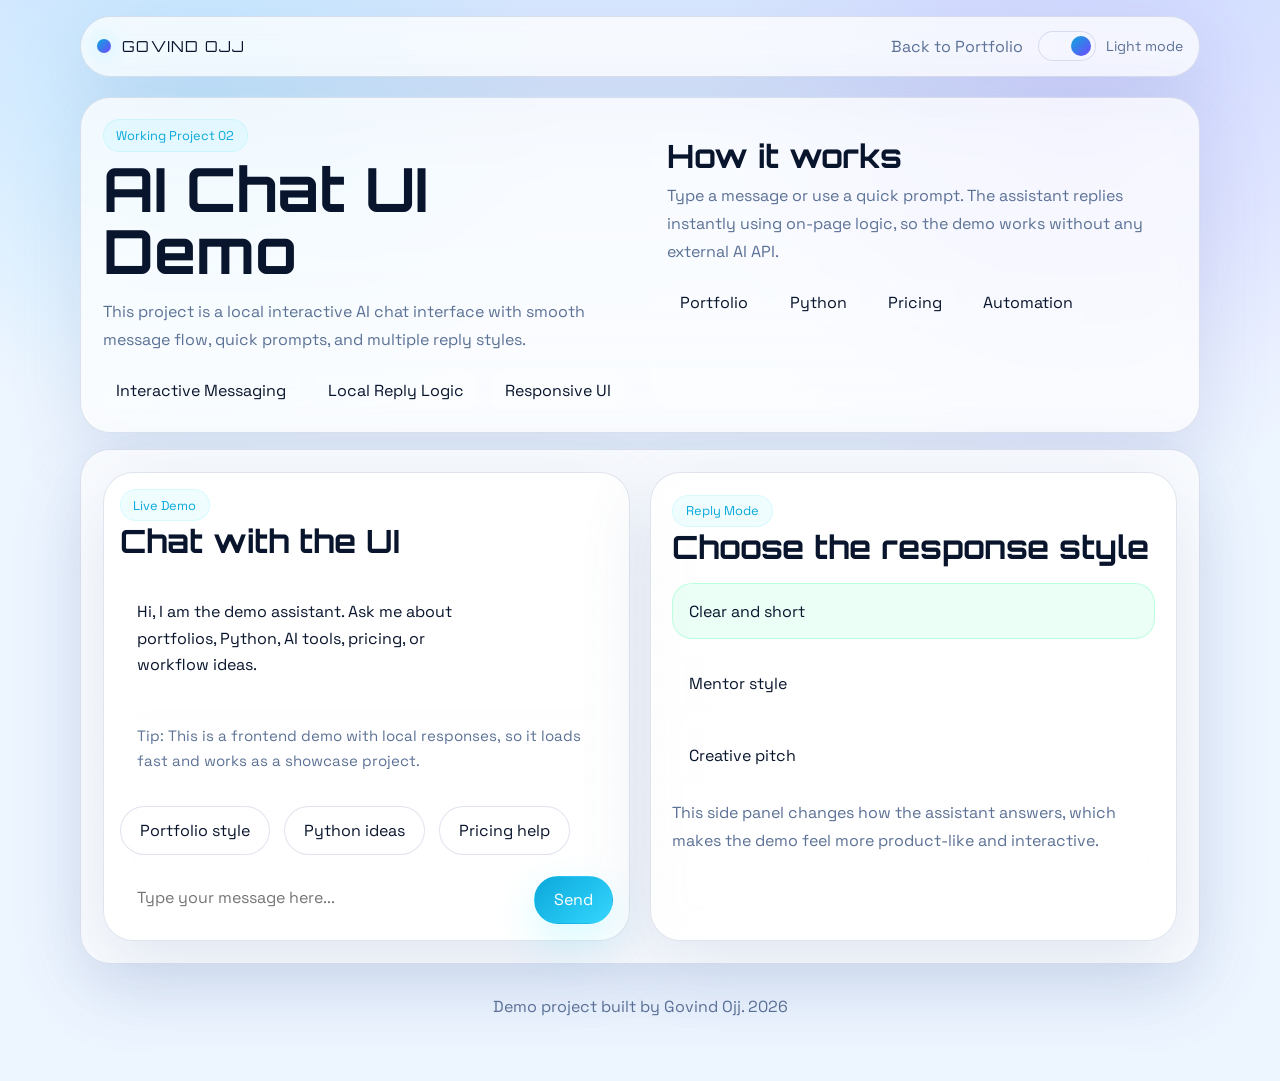
<file: ai-chat-ui.html>
<!DOCTYPE html>
<html lang="en">
<head>
  <meta charset="UTF-8">
  <meta name="viewport" content="width=device-width, initial-scale=1.0">
  <meta name="description" content="Interactive AI chat UI demo by Govind Ojj.">
  <title>AI Chat UI | Govind Ojj Projects</title>
  <link rel="preconnect" href="https://fonts.googleapis.com">
  <link rel="preconnect" href="https://fonts.gstatic.com" crossorigin>
  <link href="https://fonts.googleapis.com/css2?family=Orbitron:wght@600;700;800&family=Space+Grotesk:wght@400;500;700&display=swap" rel="stylesheet">
  <link rel="stylesheet" href="project-shell.css">
</head>
<body>
  <div class="page-shell">
    <header class="project-nav surface">
      <a class="brand" href="../index.html">
        <span class="brand-orb"></span>
        <span>Govind Ojj</span>
      </a>
      <div class="nav-actions">
        <a class="back-link" href="../index.html">Back to Portfolio</a>
        <label class="theme-toggle">
          <input type="checkbox" data-theme-toggle>
          <span class="toggle-track"><span class="toggle-thumb"></span></span>
          <span class="toggle-label" data-theme-label>Dark mode</span>
        </label>
      </div>
    </header>

    <main class="hero-panel surface">
      <section class="split-grid">
        <div>
          <span class="badge">Working Project 02</span>
          <h1 class="headline">AI Chat UI Demo</h1>
          <p class="lead">
            This project is a local interactive AI chat interface with smooth message flow, quick prompts, and multiple reply styles.
          </p>
          <div class="stack">
            <span>Interactive Messaging</span>
            <span>Local Reply Logic</span>
            <span>Responsive UI</span>
          </div>
        </div>
        <div class="card">
          <h2 class="section-title">How it works</h2>
          <p class="copy">Type a message or use a quick prompt. The assistant replies instantly using on-page logic, so the demo works without any external AI API.</p>
          <div class="quick-actions" style="margin-top: 1rem;">
            <span class="mini-tag">Portfolio</span>
            <span class="mini-tag">Python</span>
            <span class="mini-tag">Pricing</span>
            <span class="mini-tag">Automation</span>
          </div>
        </div>
      </section>
    </main>

    <section class="section-panel surface" style="margin-top: 1rem;">
      <div class="two-column">
        <div class="chat-shell surface">
          <div>
            <span class="badge">Live Demo</span>
            <h2 class="section-title">Chat with the UI</h2>
          </div>
          <div id="chat-log" class="chat-log" aria-live="polite">
            <div class="message assistant">Hi, I am the demo assistant. Ask me about portfolios, Python, AI tools, pricing, or workflow ideas.</div>
            <div class="message system">Tip: This is a frontend demo with local responses, so it loads fast and works as a showcase project.</div>
          </div>
          <div class="quick-actions">
            <button class="chip" type="button" data-prompt="Tell me about your portfolio style">Portfolio style</button>
            <button class="chip" type="button" data-prompt="What can you build with Python?">Python ideas</button>
            <button class="chip" type="button" data-prompt="How do your pricing rules work?">Pricing help</button>
          </div>
          <form id="chat-form" class="composer">
            <input id="chat-input" class="input" type="text" placeholder="Type your message here..." autocomplete="off">
            <button class="button button-primary" type="submit">Send</button>
          </form>
        </div>

        <div class="section-panel surface">
          <span class="badge">Reply Mode</span>
          <h2 class="section-title">Choose the response style</h2>
          <div class="option-list" id="mode-options" style="margin-top: 1rem;">
            <button class="option-button correct" type="button" data-mode="clear">Clear and short</button>
            <button class="option-button" type="button" data-mode="mentor">Mentor style</button>
            <button class="option-button" type="button" data-mode="creative">Creative pitch</button>
          </div>
          <p class="copy" style="margin-top: 1rem;">
            This side panel changes how the assistant answers, which makes the demo feel more product-like and interactive.
          </p>
        </div>
      </div>
    </section>

    <p class="footer-note">Demo project built by Govind Ojj. <span data-year></span></p>
  </div>

  <script src="project-shell.js"></script>
  <script>
    const chatLog = document.getElementById("chat-log");
    const chatForm = document.getElementById("chat-form");
    const chatInput = document.getElementById("chat-input");
    const promptButtons = document.querySelectorAll("[data-prompt]");
    const modeButtons = document.querySelectorAll("[data-mode]");
    let currentMode = "clear";

    function addMessage(role, text) {
      const node = document.createElement("div");
      node.className = `message ${role}`;
      node.textContent = text;
      chatLog.appendChild(node);
      chatLog.scrollTop = chatLog.scrollHeight;
      return node;
    }

    function buildReply(text) {
      const message = text.toLowerCase();
      let reply = "I focus on clean frontend builds, polished portfolio websites, and practical tool-making with JavaScript and Python.";

      if (message.includes("portfolio")) {
        reply = "My portfolio style is futuristic, glassy, and modern, with strong hierarchy so visitors quickly understand the brand and services.";
      } else if (message.includes("python")) {
        reply = "Python is great for automation, cleanup scripts, file management, data handling, and tool building for repetitive workflows.";
      } else if (message.includes("pricing") || message.includes("payment")) {
        reply = "Projects use clear rules: pricing in INR, 50 percent advance, work begins after confirmation, and the remaining payment comes after completion.";
      } else if (message.includes("automation")) {
        reply = "Automation projects help reduce manual work. Good examples are file sorting, backups, renaming tools, report generation, and task pipelines.";
      } else if (message.includes("hello") || message.includes("hi")) {
        reply = "Hello. This demo chat UI is built to feel smooth, simple, and product-ready while staying fully local.";
      }

      if (currentMode === "mentor") {
        return `${reply} My advice is to build features step by step, test each flow, and keep the interface calm and easy to use.`;
      }

      if (currentMode === "creative") {
        return `${reply} The overall vibe should feel sharp, fast, and premium, like a lightweight AI workspace built for modern users.`;
      }

      return reply;
    }

    function sendMessage(text) {
      const trimmed = text.trim();

      if (!trimmed) {
        return;
      }

      addMessage("user", trimmed);
      const thinking = addMessage("assistant", "Thinking...");

      window.setTimeout(() => {
        thinking.textContent = buildReply(trimmed);
      }, 420);
    }

    chatForm.addEventListener("submit", (event) => {
      event.preventDefault();
      sendMessage(chatInput.value);
      chatInput.value = "";
      chatInput.focus();
    });

    promptButtons.forEach((button) => {
      button.addEventListener("click", () => {
        sendMessage(button.dataset.prompt);
      });
    });

    modeButtons.forEach((button) => {
      button.addEventListener("click", () => {
        currentMode = button.dataset.mode;
        modeButtons.forEach((node) => node.classList.remove("correct"));
        button.classList.add("correct");
      });
    });
  </script>
</body>
</html>
</file>
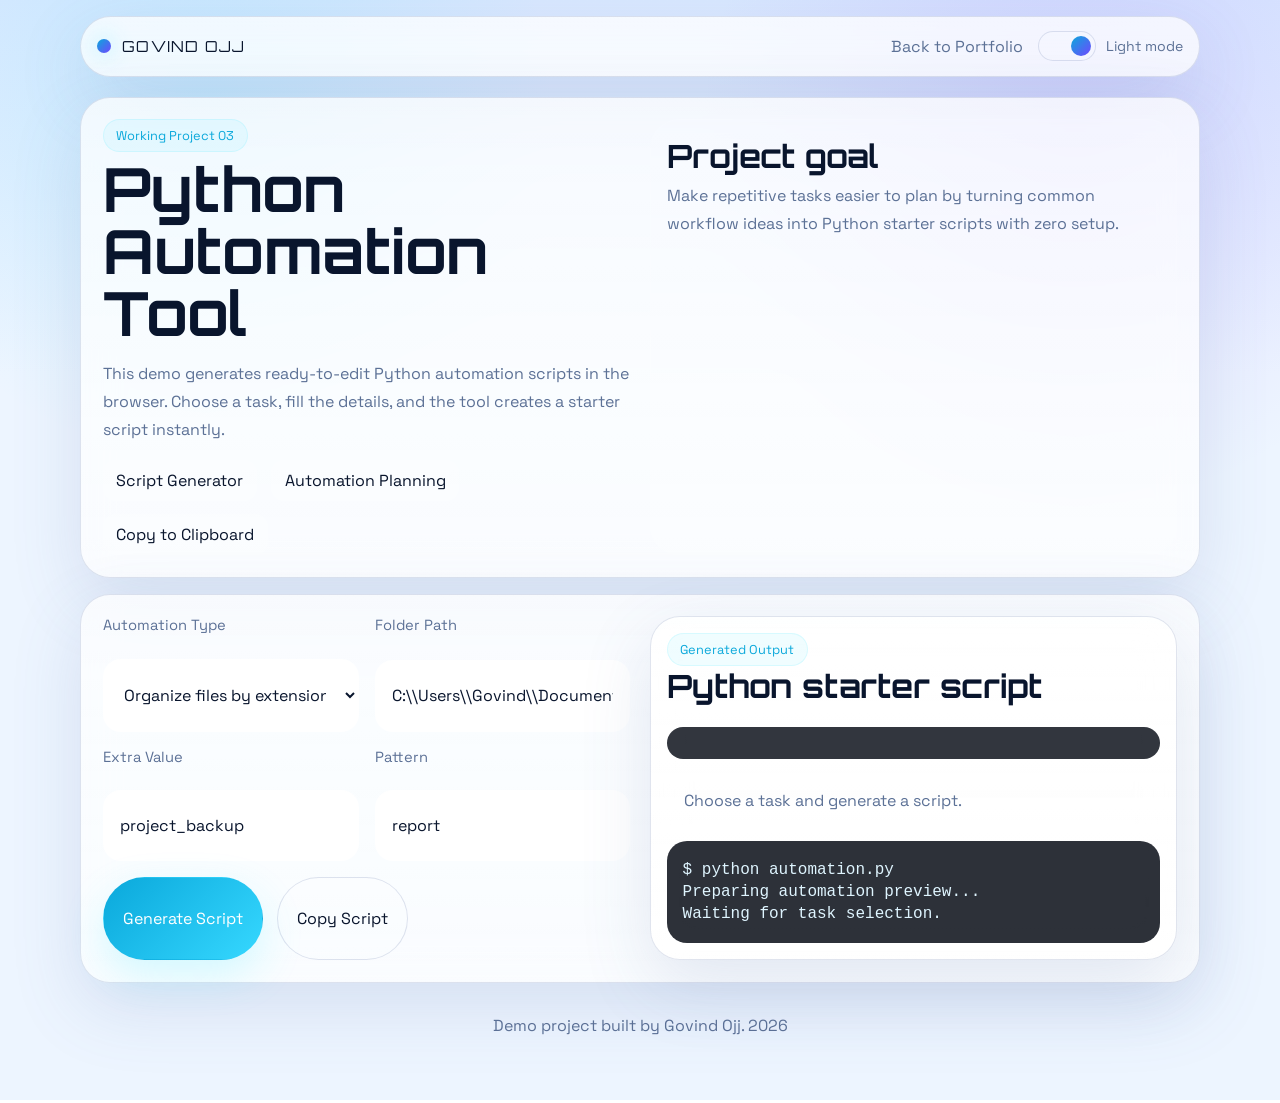
<file: python-automation-tool.html>
<!DOCTYPE html>
<html lang="en">
<head>
  <meta charset="UTF-8">
  <meta name="viewport" content="width=device-width, initial-scale=1.0">
  <meta name="description" content="Python automation generator demo by Govind Ojj.">
  <title>Python Automation Tool | Govind Ojj Projects</title>
  <link rel="preconnect" href="https://fonts.googleapis.com">
  <link rel="preconnect" href="https://fonts.gstatic.com" crossorigin>
  <link href="https://fonts.googleapis.com/css2?family=Orbitron:wght@600;700;800&family=Space+Grotesk:wght@400;500;700&display=swap" rel="stylesheet">
  <link rel="stylesheet" href="project-shell.css">
</head>
<body>
  <div class="page-shell">
    <header class="project-nav surface">
      <a class="brand" href="../index.html">
        <span class="brand-orb"></span>
        <span>Govind Ojj</span>
      </a>
      <div class="nav-actions">
        <a class="back-link" href="../index.html">Back to Portfolio</a>
        <label class="theme-toggle">
          <input type="checkbox" data-theme-toggle>
          <span class="toggle-track"><span class="toggle-thumb"></span></span>
          <span class="toggle-label" data-theme-label>Dark mode</span>
        </label>
      </div>
    </header>

    <main class="hero-panel surface">
      <section class="split-grid">
        <div>
          <span class="badge">Working Project 03</span>
          <h1 class="headline">Python Automation Tool</h1>
          <p class="lead">
            This demo generates ready-to-edit Python automation scripts in the browser. Choose a task, fill the details,
            and the tool creates a starter script instantly.
          </p>
          <div class="stack">
            <span>Script Generator</span>
            <span>Automation Planning</span>
            <span>Copy to Clipboard</span>
          </div>
        </div>
        <div class="card">
          <h2 class="section-title">Project goal</h2>
          <p class="copy">Make repetitive tasks easier to plan by turning common workflow ideas into Python starter scripts with zero setup.</p>
        </div>
      </section>
    </main>

    <section class="section-panel surface" style="margin-top: 1rem;">
      <div class="two-column">
        <form id="automation-form" class="form-grid two-col">
          <div class="field">
            <label for="task-type">Automation Type</label>
            <select id="task-type" class="select">
              <option value="organize">Organize files by extension</option>
              <option value="rename">Rename files with a prefix</option>
              <option value="backup">Create a backup copy</option>
              <option value="cleanup">Delete empty files</option>
            </select>
          </div>
          <div class="field">
            <label for="folder-path">Folder Path</label>
            <input id="folder-path" class="input" type="text" value="C:\\Users\\Govind\\Documents\\MyFiles">
          </div>
          <div class="field">
            <label for="extra-value">Extra Value</label>
            <input id="extra-value" class="input" type="text" value="project_backup">
          </div>
          <div class="field">
            <label for="pattern-value">Pattern</label>
            <input id="pattern-value" class="input" type="text" value="report">
          </div>
          <div class="button-row" style="grid-column: 1 / -1;">
            <button class="button button-primary" type="submit">Generate Script</button>
            <button id="copy-script" class="button button-secondary" type="button">Copy Script</button>
          </div>
        </form>

        <div class="result-shell surface">
          <div>
            <span class="badge">Generated Output</span>
            <h2 class="section-title">Python starter script</h2>
          </div>
          <pre id="script-output" class="code-block"></pre>
          <div id="status-banner" class="status-banner">Choose a task and generate a script.</div>
          <div class="terminal">
            <p class="terminal-line">$ python automation.py</p>
            <p class="terminal-line" id="terminal-line-1">Preparing automation preview...</p>
            <p class="terminal-line" id="terminal-line-2">Waiting for task selection.</p>
          </div>
        </div>
      </div>
    </section>

    <p class="footer-note">Demo project built by Govind Ojj. <span data-year></span></p>
  </div>

  <script src="project-shell.js"></script>
  <script>
    const automationForm = document.getElementById("automation-form");
    const taskTypeInput = document.getElementById("task-type");
    const folderPathInput = document.getElementById("folder-path");
    const extraValueInput = document.getElementById("extra-value");
    const patternValueInput = document.getElementById("pattern-value");
    const scriptOutput = document.getElementById("script-output");
    const statusBanner = document.getElementById("status-banner");
    const terminalLine1 = document.getElementById("terminal-line-1");
    const terminalLine2 = document.getElementById("terminal-line-2");
    const copyButton = document.getElementById("copy-script");

    function buildScript() {
      const taskType = taskTypeInput.value;
      const folderPath = folderPathInput.value || "C:\\\\Path\\\\To\\\\Folder";
      const extraValue = extraValueInput.value || "backup_folder";
      const patternValue = patternValueInput.value || "file";

      let script = "";
      let message = "";
      let lineOne = "";
      let lineTwo = "";

      if (taskType === "organize") {
        script = `from pathlib import Path

folder = Path(r"${folderPath}")

for file_path in folder.iterdir():
    if file_path.is_file():
        extension = file_path.suffix[1:] or "no_extension"
        target_folder = folder / extension
        target_folder.mkdir(exist_ok=True)
        file_path.rename(target_folder / file_path.name)

print("Files organized successfully.")`;
        message = "This script sorts files into folders based on extension.";
        lineOne = "Scanning files and grouping by extension.";
        lineTwo = "Creating folders automatically if needed.";
      } else if (taskType === "rename") {
        script = `from pathlib import Path

folder = Path(r"${folderPath}")
prefix = "${extraValue}"

for index, file_path in enumerate(sorted(folder.iterdir()), start=1):
    if file_path.is_file():
        new_name = f"{prefix}_${index:02d}{file_path.suffix}"
        file_path.rename(folder / new_name)

print("Files renamed successfully.")`;
        message = "This script renames files in order using a shared prefix.";
        lineOne = "Sorting files before renaming sequence starts.";
        lineTwo = "Applying new file names with a predictable pattern.";
      } else if (taskType === "backup") {
        script = `from pathlib import Path
import shutil

source_folder = Path(r"${folderPath}")
backup_folder = source_folder.parent / "${extraValue}"
backup_folder.mkdir(exist_ok=True)

for file_path in source_folder.iterdir():
    if file_path.is_file() and "${patternValue}" in file_path.name:
        shutil.copy2(file_path, backup_folder / file_path.name)

print("Backup completed.")`;
        message = "This script copies matching files into a backup folder.";
        lineOne = "Creating backup folder if it does not exist.";
        lineTwo = "Copying only files that match your selected pattern.";
      } else {
        script = `from pathlib import Path

folder = Path(r"${folderPath}")

for file_path in folder.iterdir():
    if file_path.is_file() and file_path.stat().st_size == 0:
        file_path.unlink()

print("Empty files deleted successfully.")`;
        message = "This script removes empty files from a folder.";
        lineOne = "Looking for zero-byte files only.";
        lineTwo = "Deleting empty files while keeping real files safe.";
      }

      scriptOutput.textContent = script;
      statusBanner.textContent = message;
      statusBanner.className = "status-banner success";
      terminalLine1.textContent = lineOne;
      terminalLine2.textContent = lineTwo;
    }

    automationForm.addEventListener("submit", (event) => {
      event.preventDefault();
      buildScript();
    });

    copyButton.addEventListener("click", async () => {
      if (!scriptOutput.textContent.trim()) {
        return;
      }

      try {
        await navigator.clipboard.writeText(scriptOutput.textContent);
        statusBanner.textContent = "Script copied to clipboard.";
        statusBanner.className = "status-banner success";
      } catch (error) {
        statusBanner.textContent = "Clipboard access failed. You can still copy manually.";
        statusBanner.className = "status-banner error";
      }
    });

    buildScript();
  </script>
</body>
</html>
</file>
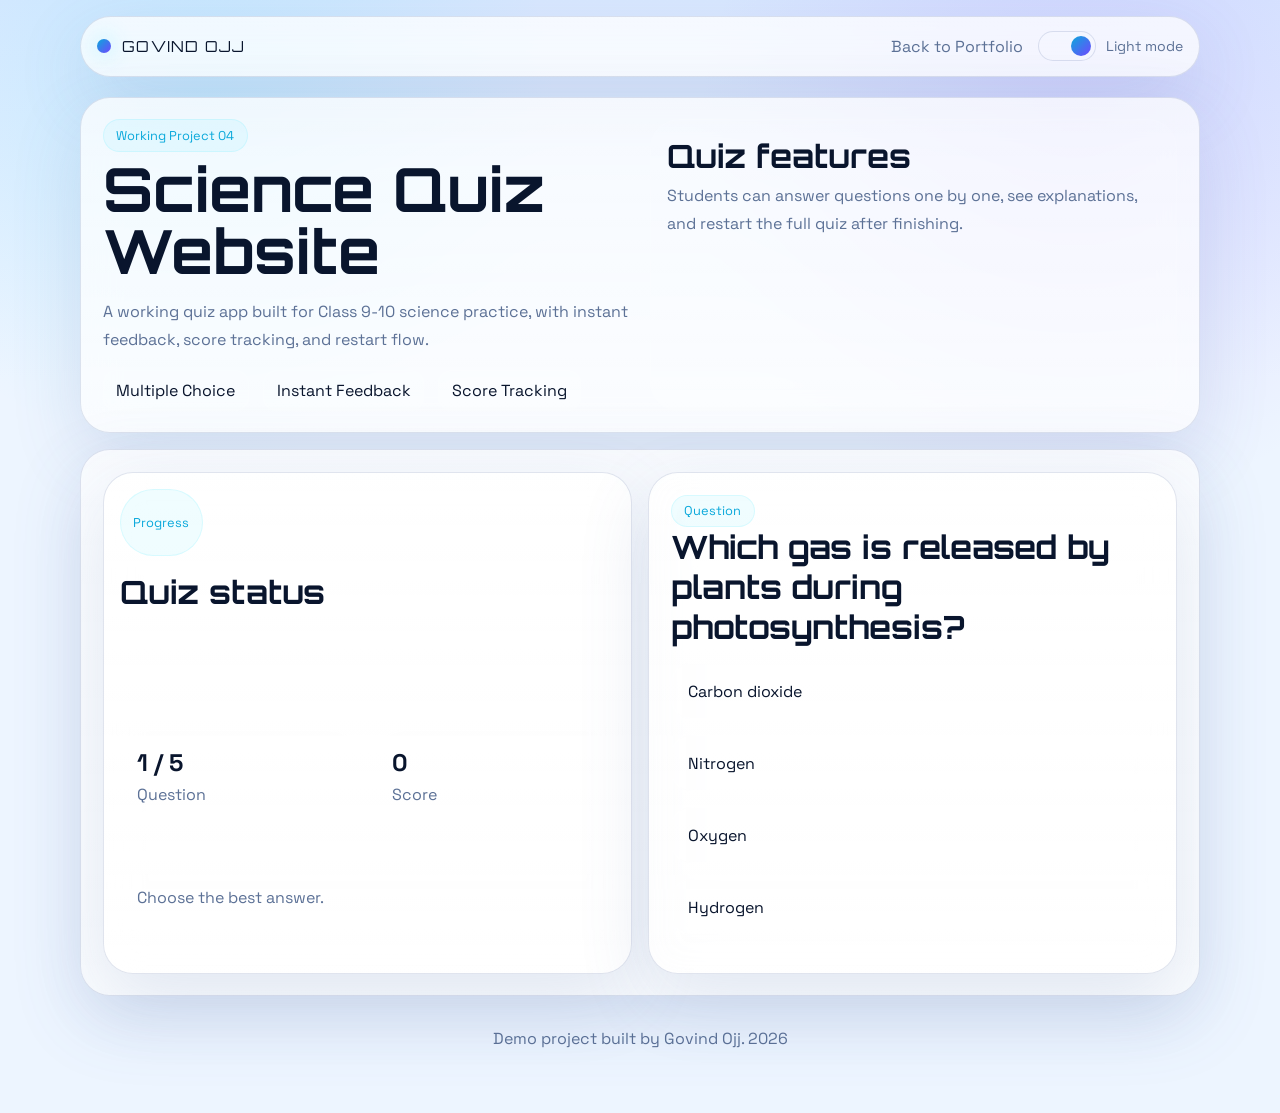
<file: quiz-website.html>
<!DOCTYPE html>
<html lang="en">
<head>
  <meta charset="UTF-8">
  <meta name="viewport" content="width=device-width, initial-scale=1.0">
  <meta name="description" content="Interactive science quiz website by Govind Ojj.">
  <title>Quiz Website | Govind Ojj Projects</title>
  <link rel="preconnect" href="https://fonts.googleapis.com">
  <link rel="preconnect" href="https://fonts.gstatic.com" crossorigin>
  <link href="https://fonts.googleapis.com/css2?family=Orbitron:wght@600;700;800&family=Space+Grotesk:wght@400;500;700&display=swap" rel="stylesheet">
  <link rel="stylesheet" href="project-shell.css">
</head>
<body>
  <div class="page-shell">
    <header class="project-nav surface">
      <a class="brand" href="../index.html">
        <span class="brand-orb"></span>
        <span>Govind Ojj</span>
      </a>
      <div class="nav-actions">
        <a class="back-link" href="../index.html">Back to Portfolio</a>
        <label class="theme-toggle">
          <input type="checkbox" data-theme-toggle>
          <span class="toggle-track"><span class="toggle-thumb"></span></span>
          <span class="toggle-label" data-theme-label>Dark mode</span>
        </label>
      </div>
    </header>

    <main class="hero-panel surface">
      <section class="split-grid">
        <div>
          <span class="badge">Working Project 04</span>
          <h1 class="headline">Science Quiz Website</h1>
          <p class="lead">
            A working quiz app built for Class 9-10 science practice, with instant feedback, score tracking, and restart flow.
          </p>
          <div class="stack">
            <span>Multiple Choice</span>
            <span>Instant Feedback</span>
            <span>Score Tracking</span>
          </div>
        </div>
        <div class="card">
          <h2 class="section-title">Quiz features</h2>
          <p class="copy">Students can answer questions one by one, see explanations, and restart the full quiz after finishing.</p>
        </div>
      </section>
    </main>

    <section class="section-panel surface" style="margin-top: 1rem;">
      <div class="quiz-layout">
        <div class="result-shell surface">
          <span class="badge">Progress</span>
          <h2 class="section-title">Quiz status</h2>
          <div class="progress-bar"><span id="quiz-progress"></span></div>
          <div class="kpi-grid">
            <article class="metric-card">
              <strong id="question-count">1 / 5</strong>
              <span>Question</span>
            </article>
            <article class="metric-card">
              <strong id="score-count">0</strong>
              <span>Score</span>
            </article>
          </div>
          <div id="quiz-status" class="status-banner">Choose an answer to continue.</div>
        </div>

        <div class="section-panel surface">
          <span class="badge">Question</span>
          <h2 id="quiz-question" class="section-title">Loading question...</h2>
          <div id="quiz-options" class="option-list" style="margin-top: 1rem;"></div>
          <p id="quiz-explanation" class="copy" style="margin-top: 1rem;"></p>
          <div class="button-row" style="margin-top: 1rem;">
            <button id="next-question" class="button button-primary hidden" type="button">Next Question</button>
            <button id="restart-quiz" class="button button-secondary hidden" type="button">Restart Quiz</button>
          </div>
        </div>
      </div>
    </section>

    <p class="footer-note">Demo project built by Govind Ojj. <span data-year></span></p>
  </div>

  <script src="project-shell.js"></script>
  <script>
    const quizData = [
      {
        question: "Which gas is released by plants during photosynthesis?",
        options: ["Carbon dioxide", "Nitrogen", "Oxygen", "Hydrogen"],
        answer: 2,
        explanation: "Plants absorb carbon dioxide and release oxygen during photosynthesis."
      },
      {
        question: "What is the SI unit of force?",
        options: ["Joule", "Pascal", "Newton", "Watt"],
        answer: 2,
        explanation: "Force is measured in newtons in the SI system."
      },
      {
        question: "Which part of the cell controls most cell activities?",
        options: ["Cell wall", "Nucleus", "Cytoplasm", "Ribosome"],
        answer: 1,
        explanation: "The nucleus acts like the control center of the cell."
      },
      {
        question: "What is the chemical formula of water?",
        options: ["CO2", "O2", "H2O", "NaCl"],
        answer: 2,
        explanation: "Water is made of two hydrogen atoms and one oxygen atom."
      },
      {
        question: "Which mirror is commonly used in vehicle rear-view mirrors?",
        options: ["Concave mirror", "Convex mirror", "Plane mirror", "Parabolic mirror"],
        answer: 1,
        explanation: "Convex mirrors provide a wider field of view, which is useful in vehicles."
      }
    ];

    const progressBar = document.getElementById("quiz-progress");
    const questionCount = document.getElementById("question-count");
    const scoreCount = document.getElementById("score-count");
    const quizStatus = document.getElementById("quiz-status");
    const quizQuestion = document.getElementById("quiz-question");
    const quizOptions = document.getElementById("quiz-options");
    const quizExplanation = document.getElementById("quiz-explanation");
    const nextQuestionButton = document.getElementById("next-question");
    const restartQuizButton = document.getElementById("restart-quiz");

    let currentQuestionIndex = 0;
    let score = 0;
    let locked = false;

    function renderQuestion() {
      const currentQuestion = quizData[currentQuestionIndex];
      const progress = ((currentQuestionIndex) / quizData.length) * 100;

      progressBar.style.width = `${progress}%`;
      questionCount.textContent = `${currentQuestionIndex + 1} / ${quizData.length}`;
      scoreCount.textContent = score;
      quizStatus.textContent = "Choose the best answer.";
      quizStatus.className = "status-banner";
      quizQuestion.textContent = currentQuestion.question;
      quizExplanation.textContent = "";
      nextQuestionButton.classList.add("hidden");
      restartQuizButton.classList.add("hidden");
      locked = false;

      quizOptions.innerHTML = "";
      currentQuestion.options.forEach((option, index) => {
        const button = document.createElement("button");
        button.className = "option-button";
        button.type = "button";
        button.textContent = option;
        button.addEventListener("click", () => chooseAnswer(index));
        quizOptions.appendChild(button);
      });
    }

    function chooseAnswer(selectedIndex) {
      if (locked) {
        return;
      }

      locked = true;
      const currentQuestion = quizData[currentQuestionIndex];
      const optionButtons = quizOptions.querySelectorAll(".option-button");

      optionButtons.forEach((button, index) => {
        if (index === currentQuestion.answer) {
          button.classList.add("correct");
        } else if (index === selectedIndex) {
          button.classList.add("incorrect");
        }
      });

      if (selectedIndex === currentQuestion.answer) {
        score += 1;
        scoreCount.textContent = score;
        quizStatus.textContent = "Correct answer.";
        quizStatus.className = "status-banner success";
      } else {
        quizStatus.textContent = "Not quite. Review the explanation and try the next one.";
        quizStatus.className = "status-banner error";
      }

      quizExplanation.textContent = currentQuestion.explanation;

      if (currentQuestionIndex < quizData.length - 1) {
        nextQuestionButton.classList.remove("hidden");
      } else {
        progressBar.style.width = "100%";
        quizQuestion.textContent = `Quiz completed. Final score: ${score} / ${quizData.length}`;
        restartQuizButton.classList.remove("hidden");
      }
    }

    nextQuestionButton.addEventListener("click", () => {
      currentQuestionIndex += 1;
      renderQuestion();
    });

    restartQuizButton.addEventListener("click", () => {
      currentQuestionIndex = 0;
      score = 0;
      renderQuestion();
    });

    renderQuestion();
  </script>
</body>
</html>
</file>
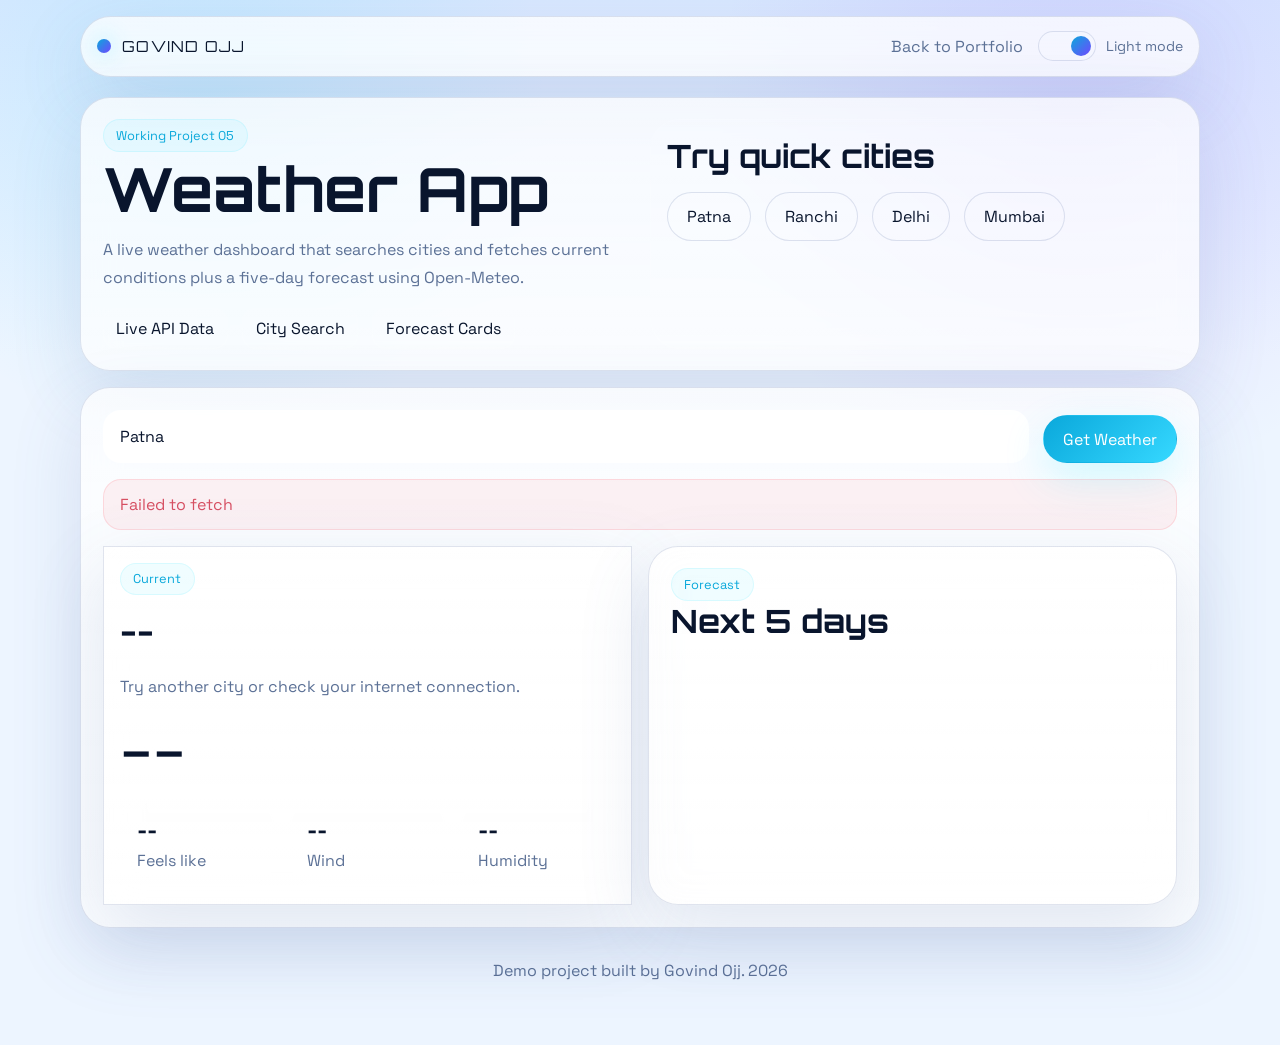
<file: weather-app.html>
<!DOCTYPE html>
<html lang="en">
<head>
  <meta charset="UTF-8">
  <meta name="viewport" content="width=device-width, initial-scale=1.0">
  <meta name="description" content="Live weather app by Govind Ojj using Open-Meteo APIs.">
  <title>Weather App | Govind Ojj Projects</title>
  <link rel="preconnect" href="https://fonts.googleapis.com">
  <link rel="preconnect" href="https://fonts.gstatic.com" crossorigin>
  <link href="https://fonts.googleapis.com/css2?family=Orbitron:wght@600;700;800&family=Space+Grotesk:wght@400;500;700&display=swap" rel="stylesheet">
  <link rel="stylesheet" href="project-shell.css">
</head>
<body>
  <div class="page-shell">
    <header class="project-nav surface">
      <a class="brand" href="../index.html">
        <span class="brand-orb"></span>
        <span>Govind Ojj</span>
      </a>
      <div class="nav-actions">
        <a class="back-link" href="../index.html">Back to Portfolio</a>
        <label class="theme-toggle">
          <input type="checkbox" data-theme-toggle>
          <span class="toggle-track"><span class="toggle-thumb"></span></span>
          <span class="toggle-label" data-theme-label>Dark mode</span>
        </label>
      </div>
    </header>

    <main class="hero-panel surface">
      <section class="split-grid">
        <div>
          <span class="badge">Working Project 05</span>
          <h1 class="headline">Weather App</h1>
          <p class="lead">
            A live weather dashboard that searches cities and fetches current conditions plus a five-day forecast using Open-Meteo.
          </p>
          <div class="stack">
            <span>Live API Data</span>
            <span>City Search</span>
            <span>Forecast Cards</span>
          </div>
        </div>
        <div class="card">
          <h2 class="section-title">Try quick cities</h2>
          <div class="quick-actions" style="margin-top: 1rem;">
            <button class="chip" type="button" data-city="Patna">Patna</button>
            <button class="chip" type="button" data-city="Ranchi">Ranchi</button>
            <button class="chip" type="button" data-city="Delhi">Delhi</button>
            <button class="chip" type="button" data-city="Mumbai">Mumbai</button>
          </div>
        </div>
      </section>
    </main>

    <section class="section-panel surface" style="margin-top: 1rem;">
      <form id="weather-form" class="composer">
        <input id="city-input" class="input" type="text" placeholder="Search city name..." autocomplete="off">
        <button class="button button-primary" type="submit">Get Weather</button>
      </form>
      <div id="weather-status" class="status-banner" style="margin-top: 1rem;">Loading weather...</div>

      <div class="weather-grid" style="margin-top: 1rem;">
        <div class="weather-main surface" style="padding: 1rem;">
          <span class="badge">Current</span>
          <h2 id="weather-location" class="section-title">--</h2>
          <p id="weather-summary" class="copy">Search for a city to load weather data.</p>
          <p id="weather-temperature" class="temperature">--</p>
          <div class="kpi-grid">
            <article class="metric-card">
              <strong id="weather-feels">--</strong>
              <span>Feels like</span>
            </article>
            <article class="metric-card">
              <strong id="weather-wind">--</strong>
              <span>Wind</span>
            </article>
            <article class="metric-card">
              <strong id="weather-humidity">--</strong>
              <span>Humidity</span>
            </article>
          </div>
        </div>

        <div class="section-panel surface">
          <span class="badge">Forecast</span>
          <h2 class="section-title">Next 5 days</h2>
          <div id="forecast-grid" class="forecast-grid" style="margin-top: 1rem;"></div>
        </div>
      </div>
    </section>

    <p class="footer-note">Demo project built by Govind Ojj. <span data-year></span></p>
  </div>

  <script src="project-shell.js"></script>
  <script>
    const weatherForm = document.getElementById("weather-form");
    const cityInput = document.getElementById("city-input");
    const weatherStatus = document.getElementById("weather-status");
    const weatherLocation = document.getElementById("weather-location");
    const weatherSummary = document.getElementById("weather-summary");
    const weatherTemperature = document.getElementById("weather-temperature");
    const weatherFeels = document.getElementById("weather-feels");
    const weatherWind = document.getElementById("weather-wind");
    const weatherHumidity = document.getElementById("weather-humidity");
    const forecastGrid = document.getElementById("forecast-grid");
    const cityButtons = document.querySelectorAll("[data-city]");

    const weatherCodeMap = {
      0: "Clear sky",
      1: "Mainly clear",
      2: "Partly cloudy",
      3: "Overcast",
      45: "Fog",
      48: "Depositing rime fog",
      51: "Light drizzle",
      53: "Drizzle",
      55: "Dense drizzle",
      61: "Slight rain",
      63: "Rain",
      65: "Heavy rain",
      71: "Light snow",
      73: "Snow",
      75: "Heavy snow",
      80: "Rain showers",
      81: "Rain showers",
      82: "Heavy showers",
      95: "Thunderstorm"
    };

    function setStatus(message, type) {
      weatherStatus.textContent = message;
      weatherStatus.className = `status-banner${type ? ` ${type}` : ""}`;
    }

    function formatDay(dateString) {
      return new Date(dateString).toLocaleDateString("en-IN", {
        weekday: "short",
        day: "numeric",
        month: "short"
      });
    }

    async function loadWeather(cityName) {
      setStatus(`Searching weather for ${cityName}...`);
      forecastGrid.innerHTML = "";

      try {
        const geoResponse = await fetch(`https://geocoding-api.open-meteo.com/v1/search?name=${encodeURIComponent(cityName)}&count=1&language=en&format=json`);
        const geoData = await geoResponse.json();

        if (!geoData.results || !geoData.results.length) {
          throw new Error("City not found.");
        }

        const place = geoData.results[0];
        const weatherResponse = await fetch(
          `https://api.open-meteo.com/v1/forecast?latitude=${place.latitude}&longitude=${place.longitude}&current=temperature_2m,relative_humidity_2m,apparent_temperature,weather_code,wind_speed_10m&daily=weather_code,temperature_2m_max,temperature_2m_min&forecast_days=5&timezone=auto`
        );
        const weatherData = await weatherResponse.json();

        if (!weatherData.current || !weatherData.daily) {
          throw new Error("Weather data is unavailable right now.");
        }

        weatherLocation.textContent = `${place.name}, ${place.country}`;
        weatherSummary.textContent = weatherCodeMap[weatherData.current.weather_code] || "Weather update available";
        weatherTemperature.textContent = `${Math.round(weatherData.current.temperature_2m)}°C`;
        weatherFeels.textContent = `${Math.round(weatherData.current.apparent_temperature)}°C`;
        weatherWind.textContent = `${Math.round(weatherData.current.wind_speed_10m)} km/h`;
        weatherHumidity.textContent = `${Math.round(weatherData.current.relative_humidity_2m)}%`;

        forecastGrid.innerHTML = weatherData.daily.time.map((time, index) => {
          const max = Math.round(weatherData.daily.temperature_2m_max[index]);
          const min = Math.round(weatherData.daily.temperature_2m_min[index]);
          const label = weatherCodeMap[weatherData.daily.weather_code[index]] || "Forecast";

          return `
            <article class="forecast-card">
              <strong>${formatDay(time)}</strong>
              <p class="small-copy">${label}</p>
              <p class="copy">${max}°C / ${min}°C</p>
            </article>
          `;
        }).join("");

        setStatus(`Weather loaded successfully for ${place.name}.`, "success");
      } catch (error) {
        weatherLocation.textContent = "--";
        weatherSummary.textContent = "Try another city or check your internet connection.";
        weatherTemperature.textContent = "--";
        weatherFeels.textContent = "--";
        weatherWind.textContent = "--";
        weatherHumidity.textContent = "--";
        forecastGrid.innerHTML = "";
        setStatus(error.message || "Unable to fetch weather data.", "error");
      }
    }

    weatherForm.addEventListener("submit", (event) => {
      event.preventDefault();
      const city = cityInput.value.trim();

      if (!city) {
        setStatus("Enter a city name to search.", "error");
        return;
      }

      loadWeather(city);
    });

    cityButtons.forEach((button) => {
      button.addEventListener("click", () => {
        cityInput.value = button.dataset.city;
        loadWeather(button.dataset.city);
      });
    });

    cityInput.value = "Patna";
    loadWeather("Patna");
  </script>
</body>
</html>
</file>
<file: project-shell.css>
:root {
  color-scheme: dark;
  --bg: #050816;
  --bg-secondary: #0a1024;
  --surface: rgba(10, 17, 37, 0.7);
  --surface-strong: rgba(10, 16, 32, 0.88);
  --surface-soft: rgba(255, 255, 255, 0.05);
  --border: rgba(157, 195, 255, 0.14);
  --text: #eef7ff;
  --muted: #90a8cf;
  --accent: #43e7ff;
  --accent-alt: #9a63ff;
  --success: #63ffb2;
  --warning: #ffcc66;
  --danger: #ff7e8a;
  --shadow: 0 30px 90px rgba(3, 7, 19, 0.45);
  --radius-lg: 30px;
  --radius-md: 22px;
  --radius-sm: 16px;
}

:root[data-theme="light"] {
  color-scheme: light;
  --bg: #edf5ff;
  --bg-secondary: #d9e8ff;
  --surface: rgba(255, 255, 255, 0.72);
  --surface-strong: rgba(255, 255, 255, 0.92);
  --surface-soft: rgba(31, 65, 136, 0.05);
  --border: rgba(36, 68, 132, 0.14);
  --text: #09152d;
  --muted: #5c7196;
  --accent: #0aa8db;
  --accent-alt: #7048ff;
  --success: #0d9f76;
  --warning: #b87d00;
  --danger: #d75063;
  --shadow: 0 24px 70px rgba(84, 111, 169, 0.16);
}

* {
  box-sizing: border-box;
}

html {
  scroll-behavior: smooth;
}

body {
  margin: 0;
  min-height: 100vh;
  font-family: "Space Grotesk", sans-serif;
  color: var(--text);
  background:
    radial-gradient(circle at 16% 10%, rgba(67, 231, 255, 0.15), transparent 24%),
    radial-gradient(circle at 84% 12%, rgba(154, 99, 255, 0.16), transparent 26%),
    linear-gradient(180deg, var(--bg-secondary) 0%, var(--bg) 34%, var(--bg) 100%);
}

body::before {
  content: "";
  position: fixed;
  inset: 0;
  pointer-events: none;
  background-image:
    linear-gradient(rgba(255, 255, 255, 0.035) 1px, transparent 1px),
    linear-gradient(90deg, rgba(255, 255, 255, 0.035) 1px, transparent 1px);
  background-size: 38px 38px;
  mask-image: linear-gradient(180deg, rgba(0, 0, 0, 0.35), rgba(0, 0, 0, 0.05));
  opacity: 0.25;
}

img {
  max-width: 100%;
  display: block;
}

a {
  color: inherit;
  text-decoration: none;
}

button,
input,
textarea,
select {
  font: inherit;
}

button {
  cursor: pointer;
}

.page-shell {
  width: min(1120px, calc(100% - 2rem));
  margin: 0 auto;
  padding: 1rem 0 3rem;
  position: relative;
  z-index: 1;
}

.surface {
  background: linear-gradient(180deg, rgba(255, 255, 255, 0.08), transparent 140%), var(--surface);
  border: 1px solid var(--border);
  backdrop-filter: blur(18px);
  -webkit-backdrop-filter: blur(18px);
  box-shadow: var(--shadow);
}

.project-nav {
  display: flex;
  align-items: center;
  justify-content: space-between;
  gap: 1rem;
  border-radius: 999px;
  padding: 0.9rem 1rem;
  margin-bottom: 1.25rem;
}

.brand {
  display: inline-flex;
  align-items: center;
  gap: 0.7rem;
  min-width: max-content;
}

.brand-orb {
  width: 14px;
  height: 14px;
  border-radius: 50%;
  background: linear-gradient(135deg, var(--accent), var(--accent-alt));
  box-shadow: 0 0 22px rgba(67, 231, 255, 0.45);
}

.brand span:last-child,
.headline,
.section-title,
.panel-title,
.app-title {
  font-family: "Orbitron", sans-serif;
}

.brand span:last-child {
  font-size: 0.95rem;
  letter-spacing: 0.08em;
  text-transform: uppercase;
}

.nav-actions {
  display: flex;
  align-items: center;
  gap: 0.9rem;
  flex-wrap: wrap;
}

.back-link {
  display: inline-flex;
  align-items: center;
  gap: 0.45rem;
  color: var(--muted);
  transition: color 180ms ease;
}

.back-link:hover,
.back-link:focus-visible {
  color: var(--text);
}

.theme-toggle {
  display: inline-flex;
  align-items: center;
  gap: 0.65rem;
  cursor: pointer;
}

.theme-toggle input {
  position: absolute;
  opacity: 0;
  pointer-events: none;
}

.toggle-track {
  width: 58px;
  height: 30px;
  border-radius: 999px;
  background: rgba(255, 255, 255, 0.08);
  border: 1px solid var(--border);
  display: inline-flex;
  align-items: center;
  padding: 4px;
}

.toggle-thumb {
  width: 20px;
  height: 20px;
  border-radius: 50%;
  background: linear-gradient(135deg, var(--accent), var(--accent-alt));
  transition: transform 180ms ease;
}

.theme-toggle input:checked + .toggle-track .toggle-thumb {
  transform: translateX(28px);
}

.toggle-label {
  color: var(--muted);
  font-size: 0.88rem;
}

.hero-panel,
.section-panel,
.card,
.app-window,
.chat-shell,
.result-shell,
.metric-card,
.forecast-card,
.info-card {
  border-radius: var(--radius-lg);
}

.hero-panel,
.section-panel {
  padding: 1.35rem;
}

.hero-panel {
  display: grid;
  gap: 1.25rem;
}

.split-grid,
.two-column,
.dashboard-grid,
.weather-grid {
  display: grid;
  gap: 1.2rem;
}

.badge {
  display: inline-flex;
  align-items: center;
  width: fit-content;
  padding: 0.42rem 0.8rem;
  border-radius: 999px;
  font-size: 0.8rem;
  color: var(--accent);
  background: rgba(67, 231, 255, 0.08);
  border: 1px solid rgba(67, 231, 255, 0.14);
}

.headline {
  margin: 0.4rem 0 0.8rem;
  font-size: clamp(2rem, 6vw, 3.8rem);
  line-height: 1.02;
}

.lead,
.muted,
.copy {
  color: var(--muted);
  line-height: 1.75;
}

.copy {
  margin: 0;
}

.button-row,
.stack,
.chip-row,
.quick-actions,
.project-actions,
.composer,
.project-links {
  display: flex;
  flex-wrap: wrap;
  gap: 0.85rem;
}

.button,
.link-button,
.chip,
.option-button,
.action-button {
  display: inline-flex;
  align-items: center;
  justify-content: center;
  min-height: 48px;
  padding: 0.8rem 1.2rem;
  border-radius: 999px;
  border: 1px solid transparent;
  transition: transform 180ms ease, border-color 180ms ease, box-shadow 180ms ease;
}

.button:hover,
.link-button:hover,
.chip:hover,
.option-button:hover,
.action-button:hover,
.button:focus-visible,
.link-button:focus-visible,
.chip:focus-visible,
.option-button:focus-visible,
.action-button:focus-visible {
  transform: translateY(-2px);
}

.button-primary,
.link-button,
.action-button.primary {
  background: linear-gradient(135deg, var(--accent), #79f5ff);
  color: #041019;
  box-shadow: 0 16px 40px rgba(67, 231, 255, 0.22);
}

:root[data-theme="light"] .button-primary,
:root[data-theme="light"] .link-button,
:root[data-theme="light"] .action-button.primary {
  color: #ffffff;
  background: linear-gradient(135deg, var(--accent), #36d8ff);
}

.button-secondary,
.chip,
.action-button.secondary {
  color: var(--text);
  background: rgba(255, 255, 255, 0.04);
  border-color: var(--border);
}

.button-full {
  width: 100%;
}

.stat-row,
.metric-grid,
.card-grid,
.kpi-grid,
.forecast-grid,
.option-list {
  display: grid;
  gap: 1rem;
}

.stat-row,
.kpi-grid {
  grid-template-columns: repeat(auto-fit, minmax(140px, 1fr));
}

.metric-card,
.card,
.info-card,
.forecast-card {
  padding: 1rem;
  background: rgba(255, 255, 255, 0.05);
  border: 1px solid rgba(255, 255, 255, 0.08);
}

.metric-card strong,
.kpi-value,
.score-value {
  display: block;
  margin-bottom: 0.35rem;
  font-size: 1.5rem;
}

.metric-card span,
.kpi-label,
.status-line,
.small-copy {
  color: var(--muted);
}

.card-grid {
  grid-template-columns: repeat(auto-fit, minmax(220px, 1fr));
}

.panel-title,
.app-title,
.section-title {
  margin: 0;
  font-size: clamp(1.35rem, 4vw, 2rem);
}

.section-title {
  margin-bottom: 0.35rem;
}

.stack {
  margin-top: 0.7rem;
}

.stack span,
.mini-tag {
  display: inline-flex;
  align-items: center;
  justify-content: center;
  padding: 0.55rem 0.8rem;
  border-radius: 14px;
  background: rgba(255, 255, 255, 0.05);
  border: 1px solid rgba(255, 255, 255, 0.08);
  color: var(--text);
}

.project-shot,
.preview-shot {
  border-radius: 24px;
  overflow: hidden;
  border: 1px solid rgba(255, 255, 255, 0.08);
}

.project-shot img,
.preview-shot img {
  width: 100%;
  aspect-ratio: 16 / 10;
  object-fit: cover;
}

.app-window {
  padding: 1rem;
  background: rgba(7, 13, 27, 0.8);
  border: 1px solid rgba(255, 255, 255, 0.08);
}

:root[data-theme="light"] .app-window {
  background: rgba(236, 244, 255, 0.88);
}

.window-bar {
  display: flex;
  align-items: center;
  gap: 0.4rem;
  margin-bottom: 1rem;
}

.window-dot {
  width: 11px;
  height: 11px;
  border-radius: 50%;
  background: rgba(255, 255, 255, 0.18);
}

.window-dot:nth-child(1) {
  background: #ff6f80;
}

.window-dot:nth-child(2) {
  background: #f7d06d;
}

.window-dot:nth-child(3) {
  background: #63ffb2;
}

.window-grid {
  display: grid;
  gap: 0.85rem;
}

.window-strip,
.window-panel {
  border-radius: 20px;
  background: rgba(255, 255, 255, 0.06);
  border: 1px solid rgba(255, 255, 255, 0.06);
}

.window-strip {
  height: 48px;
}

.window-panel {
  height: 150px;
}

.chat-shell {
  display: grid;
  gap: 1rem;
  padding: 1rem;
}

.chat-log {
  display: grid;
  gap: 0.85rem;
  max-height: 420px;
  overflow: auto;
  padding-right: 0.2rem;
}

.message {
  max-width: min(80%, 520px);
  padding: 0.95rem 1rem;
  border-radius: 20px;
  line-height: 1.65;
}

.message.user {
  justify-self: end;
  background: linear-gradient(135deg, var(--accent), #79f5ff);
  color: #041019;
}

.message.assistant,
.message.system {
  background: rgba(255, 255, 255, 0.05);
  border: 1px solid rgba(255, 255, 255, 0.08);
}

.message.system {
  max-width: 100%;
  color: var(--muted);
  font-size: 0.94rem;
}

.composer {
  display: grid;
  grid-template-columns: 1fr auto;
  align-items: end;
}

.input,
.textarea,
.select {
  width: 100%;
  padding: 0.95rem 1rem;
  border-radius: 18px;
  border: 1px solid rgba(255, 255, 255, 0.08);
  background: rgba(8, 14, 29, 0.76);
  color: var(--text);
  outline: none;
}

:root[data-theme="light"] .input,
:root[data-theme="light"] .textarea,
:root[data-theme="light"] .select {
  background: rgba(255, 255, 255, 0.88);
}

.input:focus,
.textarea:focus,
.select:focus {
  border-color: rgba(67, 231, 255, 0.42);
  box-shadow: 0 0 0 4px rgba(67, 231, 255, 0.08);
}

.textarea {
  min-height: 190px;
  resize: vertical;
}

.form-grid {
  display: grid;
  gap: 1rem;
}

.form-grid.two-col {
  grid-template-columns: repeat(2, minmax(0, 1fr));
}

.field {
  display: grid;
  gap: 0.45rem;
}

.field label {
  color: var(--muted);
  font-size: 0.92rem;
}

.result-shell {
  display: grid;
  gap: 1rem;
  padding: 1rem;
}

.code-block {
  margin: 0;
  padding: 1rem;
  border-radius: 20px;
  background: rgba(5, 10, 20, 0.82);
  color: #dff5ff;
  overflow: auto;
  font-family: Consolas, Monaco, monospace;
  line-height: 1.65;
}

.terminal {
  padding: 1rem;
  border-radius: 20px;
  background: rgba(5, 10, 20, 0.84);
  color: #dff5ff;
  font-family: Consolas, Monaco, monospace;
}

.terminal-line {
  margin: 0.25rem 0;
}

.option-list {
  grid-template-columns: 1fr;
}

.option-button {
  justify-content: flex-start;
  width: 100%;
  min-height: 56px;
  padding: 0.95rem 1rem;
  border-radius: 20px;
  color: var(--text);
  background: rgba(255, 255, 255, 0.05);
  border: 1px solid rgba(255, 255, 255, 0.08);
  text-align: left;
}

.option-button.correct {
  border-color: rgba(99, 255, 178, 0.34);
  background: rgba(99, 255, 178, 0.12);
}

.option-button.incorrect {
  border-color: rgba(255, 126, 138, 0.3);
  background: rgba(255, 126, 138, 0.12);
}

.quiz-layout,
.weather-grid {
  display: grid;
  gap: 1rem;
}

.progress-bar {
  width: 100%;
  height: 12px;
  border-radius: 999px;
  background: rgba(255, 255, 255, 0.08);
  overflow: hidden;
}

.progress-bar span {
  display: block;
  height: 100%;
  border-radius: inherit;
  background: linear-gradient(90deg, var(--accent), var(--accent-alt));
}

.status-banner {
  padding: 0.85rem 1rem;
  border-radius: 18px;
  background: rgba(255, 255, 255, 0.05);
  border: 1px solid rgba(255, 255, 255, 0.08);
  color: var(--muted);
}

.status-banner.success {
  background: rgba(99, 255, 178, 0.1);
  border-color: rgba(99, 255, 178, 0.24);
  color: var(--success);
}

.status-banner.error {
  background: rgba(255, 126, 138, 0.1);
  border-color: rgba(255, 126, 138, 0.22);
  color: var(--danger);
}

.weather-main {
  display: grid;
  gap: 1rem;
}

.temperature {
  font-size: clamp(2.6rem, 8vw, 4rem);
  line-height: 1;
  margin: 0;
  font-family: "Orbitron", sans-serif;
}

.forecast-grid {
  grid-template-columns: repeat(auto-fit, minmax(120px, 1fr));
}

.forecast-card strong {
  display: block;
  margin-bottom: 0.35rem;
}

.footer-note {
  margin-top: 2rem;
  text-align: center;
  color: var(--muted);
}

.hidden {
  display: none !important;
}

@media (min-width: 760px) {
  .split-grid,
  .two-column,
  .dashboard-grid,
  .quiz-layout,
  .weather-grid {
    grid-template-columns: repeat(2, minmax(0, 1fr));
  }
}

@media (max-width: 759px) {
  .project-nav {
    border-radius: 26px;
    flex-wrap: wrap;
  }

  .form-grid.two-col,
  .composer {
    grid-template-columns: 1fr;
  }
}
</file>
